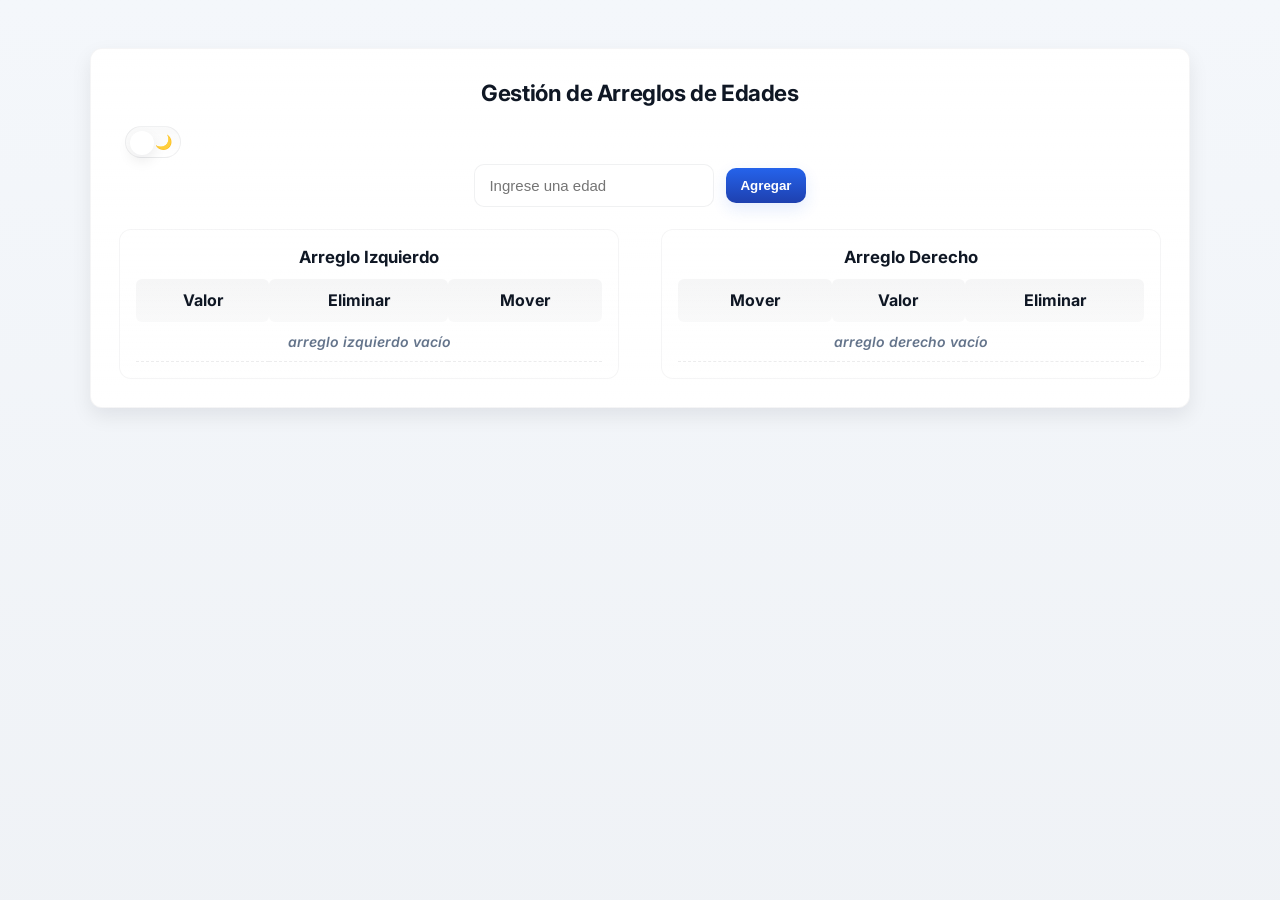
<file: index.html>
<!DOCTYPE html>
<html lang="es">
<head>
  <meta charset="UTF-8" />
  <meta name="viewport" content="width=device-width, initial-scale=1.0"/>
  <title>Arreglos de Edades</title>

  <!-- CSS: con query param para forzar actualización en producción -->
  <link rel="stylesheet" href="arreglos.css?v=1.2">
  <link href="https://fonts.googleapis.com/css2?family=Inter:wght@300;400;600;700&display=swap" rel="stylesheet">
</head>
<body>
  <main class="contenedor">
    <h1>Gestión de Arreglos de Edades</h1>

    <!-- Switch de tema -->
    <div class="theme-switch-wrapper" title="Cambiar tema">
      <input id="themeSwitch" class="theme-switch" type="checkbox" role="switch" aria-checked="false" />
      <label for="themeSwitch" class="theme-switch-label">
        <span class="icon-sun" aria-hidden="true">☀️</span>
        <span class="icon-moon" aria-hidden="true">🌙</span>
      </label>
    </div>

    <section class="formulario">
      <input type="number" id="edad" placeholder="Ingrese una edad" />
      <button onclick="agregarEdad()">Agregar</button>
    </section>

    <section class="tablas">
      <div class="tabla-contenedor">
        <h2>Arreglo Izquierdo</h2>
        <table>
          <thead>
            <tr>
              <th>Valor</th>
              <th>Eliminar</th>
              <th>Mover</th>
            </tr>
          </thead>
          <tbody id="tablaIzquierda">
            <tr>
              <td>12</td>
              <td><button class="btn-eliminar">Eliminar</button></td>
              <td><button class="btn-mover">➜</button></td>
            </tr>
            <tr>
              <td>15</td>
              <td><button class="btn-eliminar">Eliminar</button></td>
              <td><button class="btn-mover">➜</button></td>
            </tr>
          </tbody>
        </table>
      </div>

      <div class="tabla-contenedor">
        <h2>Arreglo Derecho</h2>
        <table>
          <thead>
            <tr>
              <th>Mover</th>
              <th>Valor</th>
              <th>Eliminar</th>
            </tr>
          </thead>
          <tbody id="tablaDerecha">
            <tr>
              <td><button class="btn-mover">⬅</button></td>
              <td>20</td>
              <td><button class="btn-eliminar">Eliminar</button></td>
            </tr>
            <tr>
              <td><button class="btn-mover">⬅</button></td>
              <td>25</td>
              <td><button class="btn-eliminar">Eliminar</button></td>
            </tr>
          </tbody>
        </table>
      </div>
    </section>
  </main>

  <!-- JS al final del body para asegurar DOM disponible; con version param para cache-busting -->
  <script src="arreglos.js?v=1.2"></script>
</body>
</html>
</file>
<file: arreglos.css>
/* arreglos.css
   Tema claro/oscuro responsivo, con variables theme-aware y animaciones.
*/

/* -------------------------
   Variables (tema claro)
   ------------------------- */
:root{
  --bg: #f4f7fb;
  --card: #ffffff;
  --text: #0f1724;
  --muted: #64748b;
  --primary: #2563eb;
  --primary-600: #1e40af;
  --success: #16a34a;
  --danger: #dc2626;
  --surface-shadow: 0 8px 20px rgba(2,6,23,0.08);
  --glass: rgba(255,255,255,0.6);
  --overlay: rgba(15,23,36,0.04);
  --mono: ui-monospace, "Roboto Mono", "Courier New", monospace;
  --transition-fast: 180ms cubic-bezier(.2,.8,.2,1);
  --radius: 12px;
  --max-width: 1100px;
}

/* -------------------------
   Dark theme overrides (prefers)
   ------------------------- */
@media (prefers-color-scheme: dark){
  :root{
    --bg: #0b1220;
    --card: #081223;
    --text: #e6eef8;
    --muted: #9aa9bf;
    --primary: #3b82f6;
    --primary-600: #2563eb;
    --success: #34d399;
    --danger: #f87171;
    --surface-shadow: 0 10px 30px rgba(2,6,12,0.6);
    --glass: rgba(255,255,255,0.03);
    --overlay: rgba(255,255,255,0.03);
  }
}

/* Manual dark toggle by adding .dark to body
   (body.dark should come AFTER the @media block if you edit the file)
*/
body.dark {
  --bg: #0b1220;
  --card: #081223;
  --text: #e6eef8;
  --muted: #9aa9bf;
  --primary: #3b82f6;
  --primary-600: #2563eb;
  --success: #34d399;
  --danger: #f87171;
  --surface-shadow: 0 10px 30px rgba(2,6,12,0.6);
  --glass: rgba(255,255,255,0.03);
  --overlay: rgba(255,255,255,0.03);
}

/* -------------------------
   Base
   ------------------------- */
*{box-sizing:border-box}
html,body{height:100%}
body{
  margin:0;
  font-family: Inter, system-ui, -apple-system, "Segoe UI", Roboto, "Helvetica Neue", Arial;
  background: linear-gradient(180deg, var(--bg), color-mix(in srgb, var(--bg) 95%, black 2%));
  color:var(--text);
  -webkit-font-smoothing:antialiased;
  -moz-osx-font-smoothing:grayscale;
  line-height:1.4;
  padding:28px 14px;
}

/* -------------------------
   Contenedor principal
   ------------------------- */
.contenedor{
  width:90%;
  max-width:var(--max-width);
  margin: 20px auto;
  background-color: var(--card);
  /* ligera capa 'glass' que respeta el tema */
  background-image: linear-gradient(180deg, var(--glass), rgba(0,0,0,0));
  padding:28px;
  border-radius:var(--radius);
  box-shadow:var(--surface-shadow);
  border: 1px solid color-mix(in srgb, var(--text) 4%, transparent);
  transition: box-shadow var(--transition-fast), transform var(--transition-fast);
}

/* header */
h1{
  text-align:center;
  margin:0 0 18px 0;
  font-weight:700;
  letter-spacing:-0.4px;
  font-size:1.4rem;
  color:var(--text);
}

/* formulario */
.formulario{
  display:flex;
  gap:12px;
  justify-content:center;
  align-items:center;
  margin-bottom:22px;
  flex-wrap:wrap;
}
input[type="number"]{
  padding:12px 14px;
  width:240px;
  border-radius:10px;
  border:1px solid color-mix(in srgb, var(--text) 6%, transparent);
  background-color: color-mix(in srgb, var(--card) 92%, white 8%);
  font-size:15px;
  color:var(--text);
  outline:none;
  transition: box-shadow var(--transition-fast), transform var(--transition-fast);
}
input[type="number"]:focus{
  box-shadow: 0 6px 18px rgba(37,99,235,0.12);
  transform: translateY(-1px);
  border-color: var(--primary);
}

button{
  padding:10px 14px;
  border:none;
  border-radius:10px;
  background:linear-gradient(180deg,var(--primary),var(--primary-600));
  color:white;
  font-weight:700;
  cursor:pointer;
  box-shadow: 0 6px 16px rgba(37,99,235,0.12);
  transition: transform 150ms ease, box-shadow 150ms ease, filter 150ms;
}
button:hover{ transform: translateY(-2px); filter:brightness(1.03); }
button:active{ transform: translateY(0); }
button:focus{ outline:2px solid color-mix(in srgb, var(--primary) 40%, transparent); }

/* botones tipo */
.btn-eliminar{
  background: linear-gradient(180deg,var(--danger), #b91c1c);
  box-shadow:none;
}
.btn-eliminar:hover{ filter:brightness(0.95); }
.btn-mover{
  background: linear-gradient(180deg,var(--success), #059669);
  box-shadow:none;
}
.btn-mover:hover{ filter:brightness(0.97); }

/* -------------------------
   Tablas y paneles
   ------------------------- */
.tablas{
  display:flex;
  gap:22px;
  justify-content:space-between;
  align-items:flex-start;
}
.tabla-contenedor{
  width:48%;
  min-width:260px;
  background: linear-gradient(180deg, color-mix(in srgb, var(--glass) 80%, var(--card) 20%), rgba(0,0,0,0));
  padding:16px;
  border-radius:12px;
  border:1px solid color-mix(in srgb, var(--text) 4%, transparent);
}
.tabla-contenedor h2{
  text-align:center;
  font-size:1.05rem;
  margin:0 0 10px 0;
  color:var(--text);
}

/* visual del arreglo */
.visual-array{
  background: linear-gradient(180deg, color-mix(in srgb, var(--card) 96%, white 4%), rgba(0,0,0,0));
  border:1px solid color-mix(in srgb, var(--text) 6%, transparent);
  padding:10px;
  border-radius:10px;
  margin-bottom:12px;
  font-family: var(--mono);
  color:var(--primary-600);
  font-weight:700;
  text-align:center;
  min-height:38px;
  display:flex;
  align-items:center;
  justify-content:center;
  box-shadow: 0 6px 18px rgba(2,6,23,0.03) inset;
}

/* tabla básica */
table{
  width:100%;
  border-collapse:collapse;
  background:transparent;
}
thead th{
  background: linear-gradient(180deg, var(--overlay), color-mix(in srgb, var(--overlay) 60%, transparent));
  color:var(--text);
  padding:10px 12px;
  font-weight:700;
  border-radius:6px;
  text-align:center;
}
td{
  padding:10px 12px;
  text-align:center;
  border-bottom:1px dashed color-mix(in srgb, var(--text) 8%, transparent);
  font-size:14px;
  color:var(--text);
}
tr:nth-child(even) td{
  background: linear-gradient(90deg, color-mix(in srgb, var(--card) 98%, transparent), transparent);
}

/* estado empty */
.empty{
  color:var(--muted);
  font-style:italic;
  font-weight:600;
}

/* -------------------------
   Animaciones para filas
   ------------------------- */

/* Entrada suave desde abajo + opacidad */
@keyframes rowEntry {
  0% { transform: translateY(10px) scale(0.995); opacity: 0; filter: blur(2px); }
  60% { transform: translateY(-4px) scale(1.01); opacity: 1; filter: blur(0); }
  100% { transform: translateY(0) scale(1); opacity: 1; filter: blur(0); }
}
.row-enter {
  animation: rowEntry 360ms var(--transition-fast) both;
}

/* Movimiento / highlight breve (por ejemplo, al mover de un panel a otro) */
@keyframes rowMove {
  0% { transform: translateX(0) scale(1); background: color-mix(in srgb, var(--overlay) 16%, transparent); }
  30% { transform: translateX(6px) scale(1.02); background: color-mix(in srgb, var(--success) 8%, transparent); }
  100% { transform: translateX(0) scale(1); background: transparent; }
}
.row-move {
  animation: rowMove 520ms cubic-bezier(.2,.8,.2,1) both;
  box-shadow: 0 8px 20px rgba(37,99,235,0.06);
  border-radius:8px;
}

/* Salida suave hacia la derecha con desvanecimiento */
@keyframes rowExit {
  0% { transform: translateX(0) scale(1); opacity:1; }
  50% { transform: translateX(12px) scale(0.98); opacity:0.6; }
  100% { transform: translateX(30px) scale(0.95); opacity:0; height:0; margin:0; padding:0; }
}
.row-exit {
  animation: rowExit 320ms ease forwards;
}

/* Transiciones generales para botones/td */
td > button{
  min-width:84px;
  padding:8px 10px;
  font-size:13px;
}

/* -------------------------
   Micro-interacciones
   ------------------------- */
.table-row-highlight:hover td{
  transform: translateY(-2px);
  transition: transform 220ms ease;
}

/* -------------------------
   Responsive
   ------------------------- */
@media (max-width: 900px){
  .tablas{ gap:12px }
  .tabla-contenedor{ width:100% }
  .contenedor{ padding:18px }
  input[type="number"]{ width:100%; max-width:420px; }
}

@media (max-width: 480px){
  h1{ font-size:1.1rem; }
  td{ padding:8px 10px; font-size:13px; }
  button{ padding:9px 12px; font-size:13px; }
}

/* -------------------------
   Theme switch (estilos)
   ------------------------- */
.theme-switch-wrapper {
  display: inline-flex;
  align-items: center;
  gap: 8px;
  margin-left: 6px;
  position: relative;
}

.theme-switch {
  position: absolute;
  opacity: 0;
  width: 0;
  height: 0;
}

.theme-switch-label {
  display: inline-block;
  width: 56px;
  height: 32px;
  background: linear-gradient(180deg, color-mix(in srgb, var(--overlay) 60%, transparent), rgba(0,0,0,0));
  border-radius: 999px;
  position: relative;
  cursor: pointer;
  border: 1px solid color-mix(in srgb, var(--text) 6%, transparent);
  transition: background 180ms ease, box-shadow 180ms ease, transform 120ms ease;
  padding: 4px;
  box-sizing: border-box;
}

.theme-switch-label::after {
  content: "";
  position: absolute;
  top: 4px;
  left: 4px;
  width: 24px;
  height: 24px;
  border-radius: 50%;
  background: var(--card);
  box-shadow: 0 6px 14px rgba(2,6,23,0.08);
  transition: transform 220ms cubic-bezier(.2,.8,.2,1);
}

.theme-switch-label .icon-sun,
.theme-switch-label .icon-moon {
  position: absolute;
  top: 50%;
  transform: translateY(-50%);
  font-size: 14px;
  pointer-events: none;
  opacity: 0.9;
}
.theme-switch-label .icon-sun { left: 8px; }
.theme-switch-label .icon-moon { right: 8px; }

.theme-switch:checked + .theme-switch-label {
  background: linear-gradient(180deg, var(--primary), var(--primary-600));
  box-shadow: 0 8px 22px rgba(37,99,235,0.10);
}
.theme-switch:checked + .theme-switch-label::after {
  transform: translateX(24px);
}
body.dark .theme-switch-label {
  background: linear-gradient(180deg, color-mix(in srgb, var(--overlay) 60%, transparent), rgba(0,0,0,0));
  border-color: color-mix(in srgb, var(--text) 6%, transparent);
}

/* -------------------------
   Utility: foco accesible para filas/elementos
   ------------------------- */
.tr-focus:focus-within{
  outline: 3px solid color-mix(in srgb, var(--primary) 20%, transparent);
  border-radius: 8px;
}
</file>
